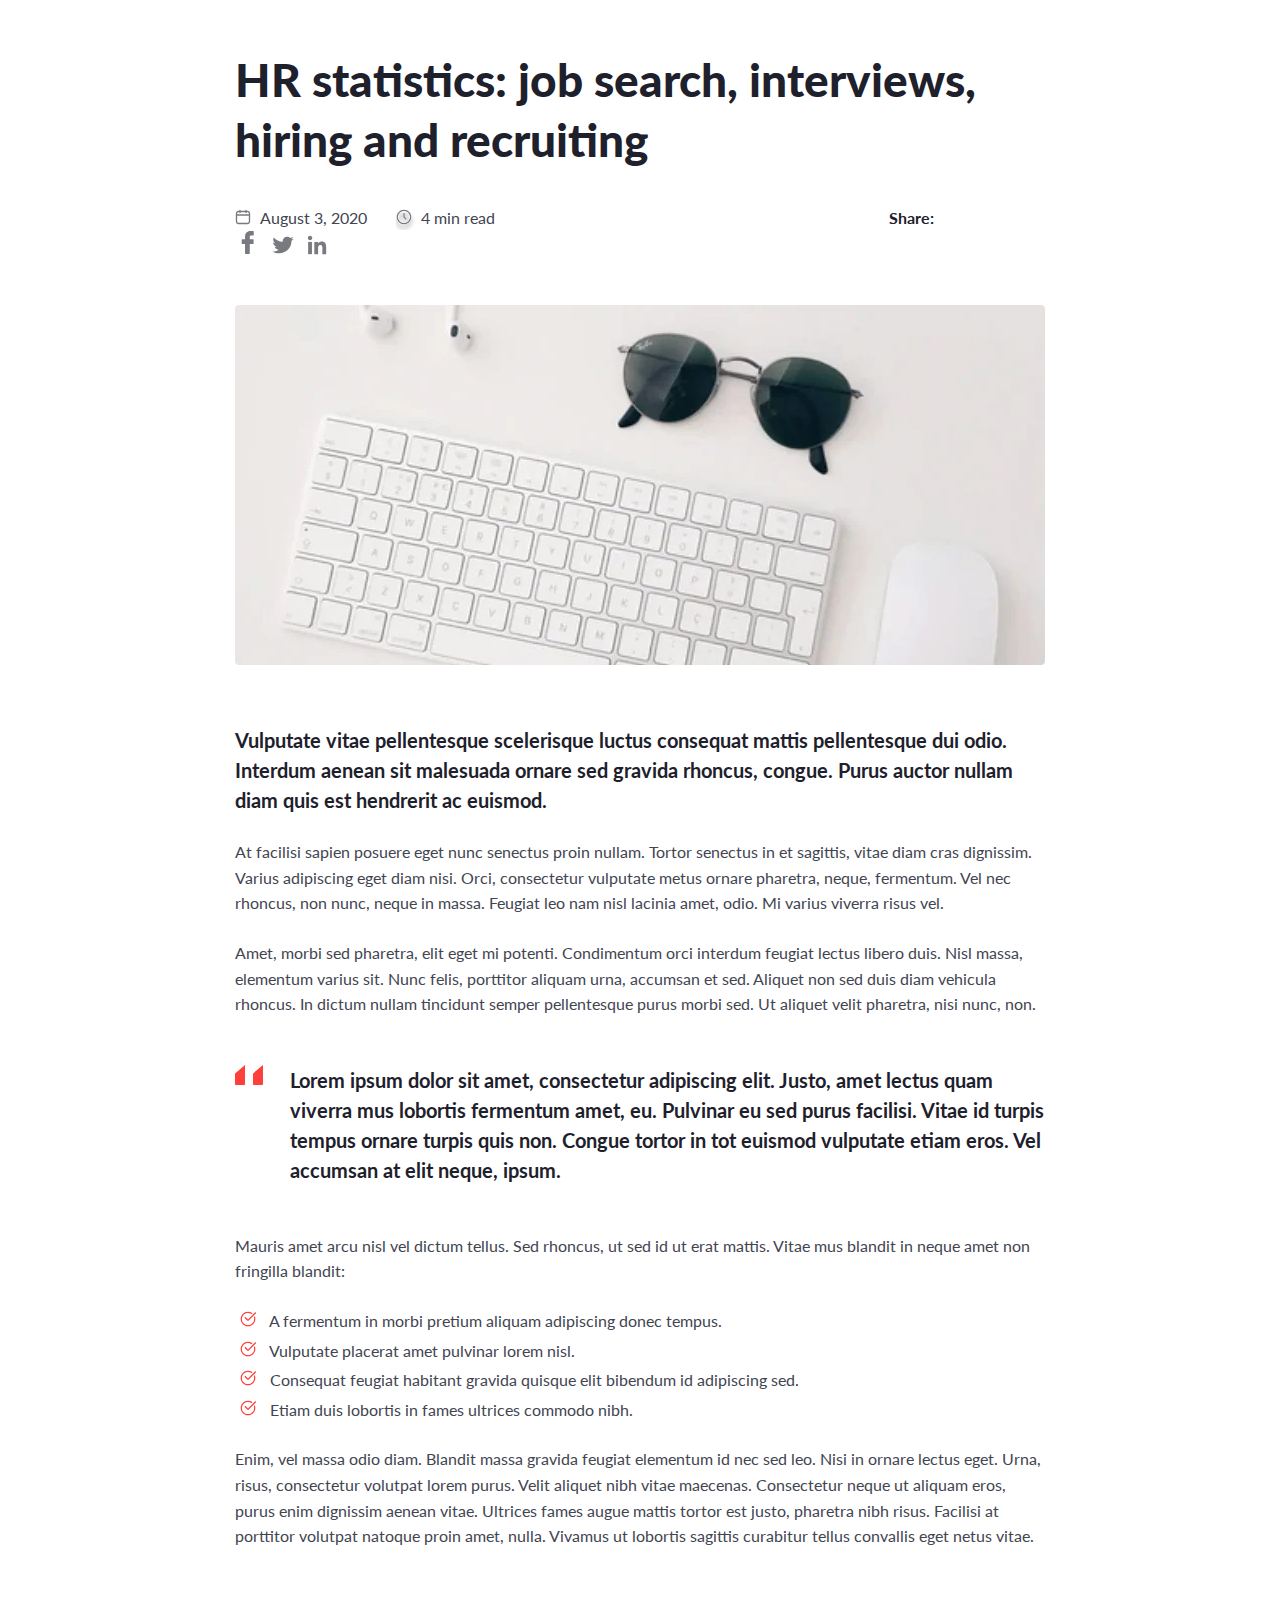
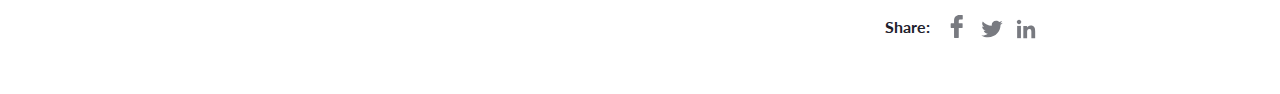
<file: index.html>
<!DOCTYPE html>
<html lang="en">

<head>
	<link rel="stylesheet" href="css/null.css">
	<link rel="stylesheet" href="css/style.css">
	<meta charset="UTF-8">
	<meta http-equiv="X-UA-Compatible" content="IE=edge">
	<meta name="viewport" content="width=device-width, initial-scale=1.0">
	<title>Урок 9</title>
</head>

<body>
	<div class="wrapper">

		<header></header>

		<main>

			<div class="design">
				<div class="heading">
					<h1>HR statistics: job search,  interviews, hiring and recruiting</h1>
				</div>

				<div class="under-heading"> 
					<span class="calendar">August 3, 2020</span>

					<span class="clock">4 min read</span>

					<span class="share">Share:</span>

					<div class="under-heading-links">
						<a  href="https://ru-ru.facebook.com" target="_blank">
							<img class="facebook" src="img/Facebook.svg" alt="">
						</a>
	
						<a  href="https://twitter.com/?lang=ru" target="_blank">
							<img class="twitter" src="img/twitter.svg" alt="">
						</a>
						
						<a  href="" target="_blank">
							<img class="in" src="img/In.svg" alt="">
						</a>
					</div>

				</div>
	
				<div class="img">

					<picture>
						<source srcset="img/image.webp" type="image/webp">

						<img src="img/image.webp" alt="image">
					</picture>

				</div>

				<div class="paragraphs">
					<p>
						Vulputate vitae pellentesque scelerisque luctus consequat mattis pellentesque dui odio. Interdum aenean sit malesuada ornare sed gravida rhoncus, congue. Purus auctor nullam diam quis est hendrerit ac euismod.
					</p>
					<p>
						At facilisi sapien posuere eget nunc senectus proin nullam. Tortor senectus in et sagittis, vitae diam cras dignissim. Varius adipiscing eget diam nisi. Orci, consectetur vulputate metus ornare pharetra, neque, fermentum. Vel nec rhoncus, non nunc, neque in massa. Feugiat leo nam nisl lacinia amet, odio. Mi varius viverra risus vel.
					</p>
					<p>
						Amet, morbi sed pharetra, elit eget mi potenti. Condimentum orci interdum feugiat lectus libero duis. Nisl massa, elementum varius sit. Nunc felis, porttitor aliquam urna, accumsan et sed. Aliquet non sed duis diam vehicula rhoncus. In dictum nullam tincidunt semper pellentesque purus morbi sed. Ut aliquet velit pharetra, nisi nunc, non.
					</p>

					<p>
						Lorem ipsum dolor sit amet, consectetur adipiscing elit. Justo, amet lectus quam viverra mus lobortis fermentum amet, eu. Pulvinar eu sed purus  facilisi. Vitae id turpis tempus ornare turpis quis non. Congue tortor in tot euismod vulputate etiam eros. Vel accumsan at elit neque, ipsum.
					</p>

					<p>
						Mauris amet arcu nisl vel dictum tellus. Sed rhoncus, ut sed id ut erat mattis. Vitae mus blandit in neque amet non fringilla blandit:
					</p>
				</div>

				<div class="list">
					<ul>
						<li>
							A fermentum in morbi pretium aliquam adipiscing donec tempus.
						</li>
						<li>
							Vulputate placerat amet pulvinar lorem nisl.
						</li>
						<li>
							Consequat feugiat habitant gravida quisque elit bibendum id adipiscing sed.
						</li>
						<li>
							Etiam duis lobortis in fames ultrices commodo nibh.
						</li>
					</ul>
				</div>

				<div class="end">
					<p>
						Enim, vel massa odio diam. Blandit massa gravida feugiat elementum id nec sed leo. Nisi in ornare lectus eget. Urna, risus, consectetur volutpat lorem purus. Velit aliquet nibh vitae maecenas. Consectetur neque ut aliquam eros, purus enim dignissim aenean vitae. Ultrices fames augue mattis tortor est justo, pharetra nibh risus. Facilisi at porttitor volutpat natoque proin amet, nulla. Vivamus ut lobortis sagittis curabitur tellus convallis eget netus vitae.
					</p>
				</div>

			</div>

		</main>

		<footer>
			<div class="under-end">
				<span class="share-two">Share:</span>
				<div class="under-end-links">
					<a  href="https://ru-ru.facebook.com" target="_blank">
						<img class="facebook-two" src="img/Facebook.svg" alt="">
					</a>

					<a  href="https://twitter.com/?lang=ru" target="_blank">
						<img class="twitter-two" src="img/twitter.svg" alt="">
					</a>
					
					<a  href="" target="_blank">
						<img class="in-two" src="img/In.svg" alt="">
					</a>
				</div>
			</div>
		</footer>
	</div>
</body>

</html>
</file>
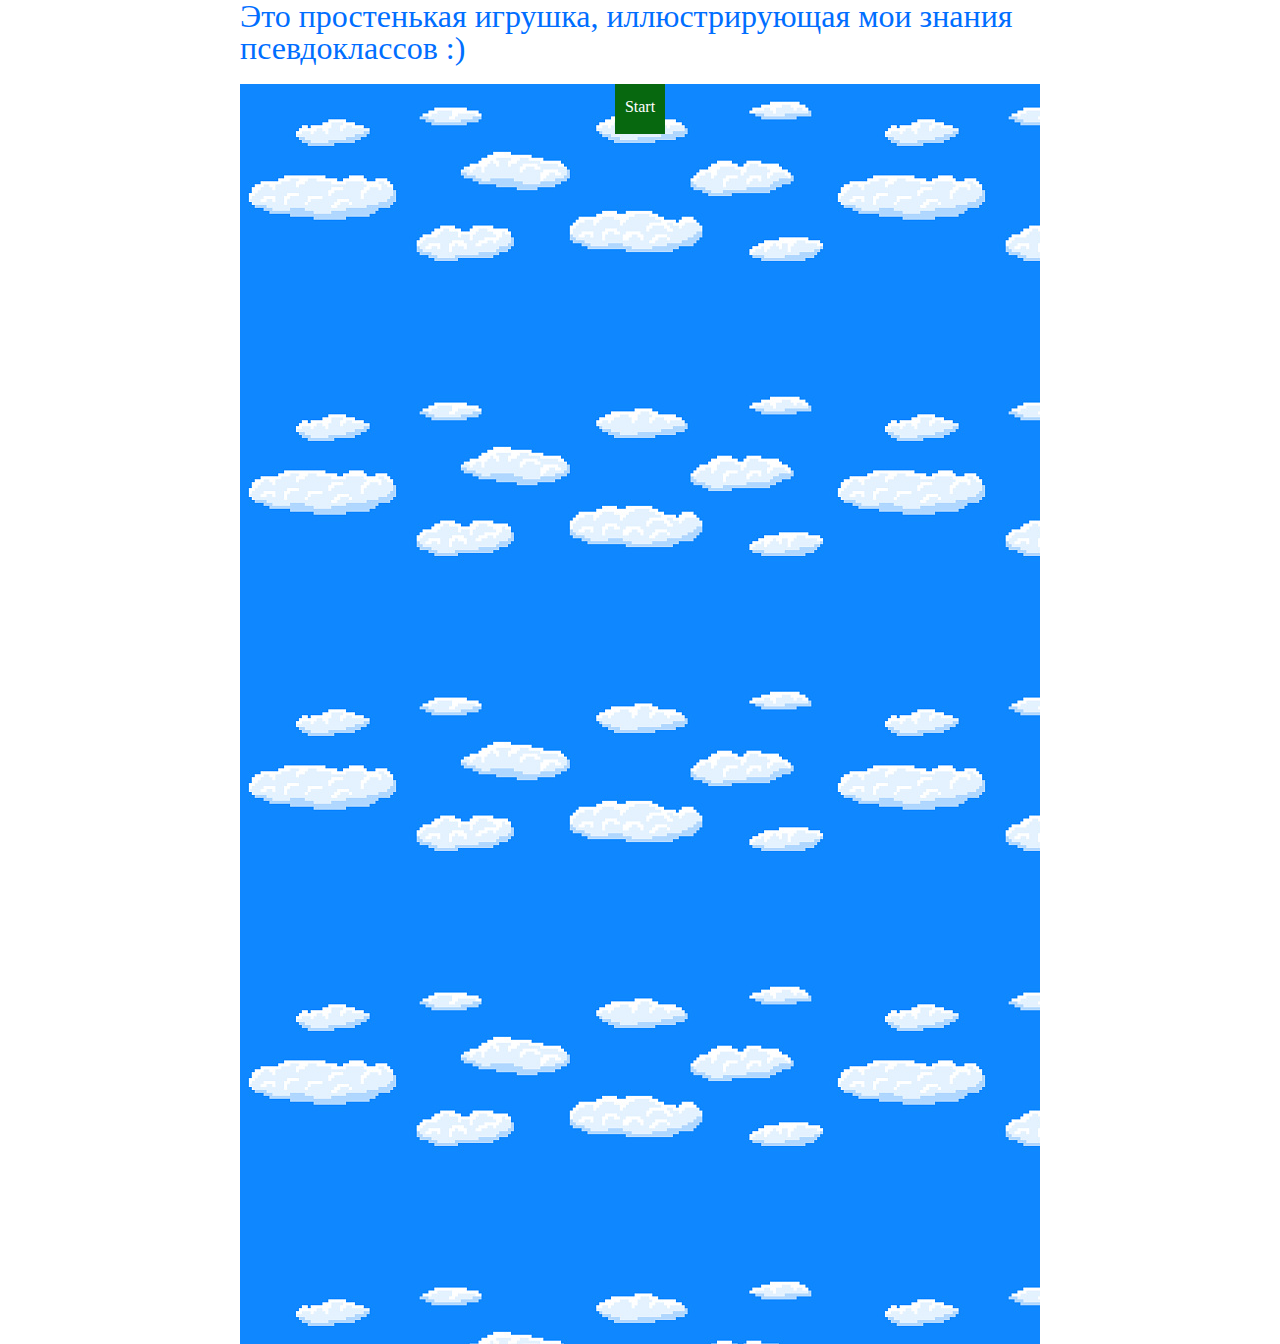
<file: index-2.html>
<!DOCTYPE html>
<html lang="en">

<head>
	<link rel="stylesheet" href="css/null.css">
	<link rel="stylesheet" href="css/style.css">
	<meta charset="UTF-8">
	<meta http-equiv="X-UA-Compatible" content="IE=edge">
	<meta name="viewport" content="width=device-width, initial-scale=1.0">
	<title>Урок 9 игра</title>
</head>

<body>
	<div class="wrapper">

		<header></header>

		<main>

			<div class="instruction">
				Это простенькая игрушка, иллюстрирующая мои знания псевдоклассов :)
			</div>

			<div class="game">
				<div class="start">Start</div>
				<div class="road-one"></div>
				<div class="road-two"></div>
				<div class="road-three"></div>
				<div class="road-four"></div>
				<div class="road-five"></div>
				<div class="road-six"></div>
				<div class="skala"></div>
			</div>

		</main>

		<footer></footer>

	</div>
</body>

</html>
</file>
<file: css/null.css>
*,
*::before,
*::after {
	box-sizing: border-box;
	margin: 0;
	padding: 0;
	border: 0;
}

li {
	list-style: none;
}

a{
	color: inherit;
}

a,
a:visited {
	text-decoration: none;
}

a:hover {
	text-decoration: none;
}

h1,
h2,
h3,
h4,
h5,
h6 {
	font-weight: inherit;
	font-size: inherit;
}

img {
	vertical-align: top;
}

body, html{
	height: 100%;
	line-height: 1;
}
</file>
<file: css/style.css>
@import url("https://fonts.googleapis.com/css2?family=Lato:wght@400;700;900&display=swap");

.wrapper {
	min-height: 100%;
	overflow: hidden;
}

.design,
footer {
	font-family: Lato;
	font-size: 16px;
	line-height: 1.6;
	margin: 0 auto;
	max-width: 810px;
	color: #424551;
	padding: 0 0 0 0;
}

.heading {
	font-weight: 900;
	font-size: 46px;
	line-height: 1.3;
	color: #1e212c;
	margin-bottom: 35px;
	padding-top: 50px;
}

.under-heading {
	margin-bottom: 45px;
}

.calendar {
	display: inline-block;
	margin-right: 25px;
	background: url(../img/Calendar.svg) left no-repeat;
	padding: 0 0 0 25px;
}

.clock {
	display: inline-block;
	background: url(../img/Union.svg) left 4px no-repeat;
	padding: 0 0 0 25px;
	margin: 0 390px 0 0;
}

.under-heading-links {
	display: inline-block;
	width: 100px;
}

.share {
	display: inline-block;
	color: #1e212c;
	font-weight: 700;
	margin-right: 10px;
}

.facebook {
	width: 25px;
	height: 25px;
}

.twitter {
	width: 30px;
	height: 30px;
	padding-left: 8px;
}

.in {
	width: 30px;
	height: 30px;
	padding-left: 8px;
}

.img {
	margin-bottom: 60px;
}

.paragraphs {
	margin-bottom: 24px;
}

.paragraphs p {
	margin-bottom: 24px;
}

.paragraphs p:nth-of-type(1),
.paragraphs p:nth-of-type(4) {
	font-size: 20px;
	line-height: 1.5;
	font-weight: 700;
	color: #1e212c;
}

.paragraphs p:nth-of-type(3),
.paragraphs p:nth-of-type(4) {
	margin-bottom: 48px;
}

.paragraphs p:nth-of-type(4) {
	padding: 0 0 0 55px;
	background: url(../img/braces.svg) left top no-repeat;
}

.paragraphs *:last-child {
	margin-bottom: 0;
}

.list {
	margin-bottom: 24px;
}

.list li::before {
	content: "";
	width: 16px;
	height: 16px;
	display: inline-block;
	background: url(../img/check.svg) center no-repeat;
	margin: 0 10px 0 -30px;
}

.list li {
	margin-bottom: 4px;
	padding: 0 0 0 35px;
}

.list *:last-child {
	margin-bottom: 0;
}

.under-end {
	max-width: 160px;
	margin: 0 0 0 auto;
	padding-top: 65px;
	padding-bottom: 50px;
}

.under-end-links {
	display: inline-block;
	width: 100px;
	
}

.share-two {
	display: inline-block;
	color: #1e212c;
	font-weight: 700;
	margin-right: 10px;
}

.facebook-two {
	width: 25px;
	height: 25px;
}

.twitter-two {
	width: 30px;
	height: 30px;
	padding-left: 8px;
}

.in-two {
	width: 30px;
	height: 30px;
	padding-left: 8px;
}

/*====================ВТОРАЯ СТРАНИЦА=====================*/

.instruction{
	font-size: 32px;
	margin: 0 auto;
	margin-bottom: 20px;
	color: rgb(0, 110, 255);
	max-width: 800px;
}

.game {
	background: url(../img/nebo.jpg);
	width: 800px;
	margin: 0 auto;
}

.start{
	max-width: 50px;
	height: 50px;
	color: rgb(255, 255, 255);
	margin: 0 auto;
	background: rgb(7, 104, 15);
	text-align: center;
	padding-top: 15px;
}

.road-one {
	margin: 0 auto;
	max-width: 50px;
	height: 500px;
	background: rgb(21, 255, 0);
	visibility: hidden;
}

.road-two {
	max-width: 425px;
	height: 30px;
	background: rgb(21, 255, 0);
	visibility: hidden;
}

.road-three {
	max-width: 20px;
	height: 150px;
	background: rgb(21, 255, 0);
	visibility: hidden;
}

.road-four {
	max-width: 12px;
	height: 150px;
	background: rgb(21, 255, 0);
	visibility: hidden;	
}

.road-five {
	max-width: 407px;
	height: 30px;
	background: rgb(21, 255, 0);
	visibility: hidden;
}

.road-six {
	max-width: 15px;
	height: 150px;
	background: rgb(21, 255, 0);
	margin: 0 auto;
	visibility: hidden;
}

.skala {
	background: url(../img/skalasmile.jpg) center center / 150px 200px no-repeat;
	margin: 0 auto;
	width: 150px;
	height: 200px;
	visibility: hidden;
}

.start:hover + .road-one, .road-one:hover{
	visibility: visible;
}

.road-one:hover + .road-two, .road-two:hover{
	visibility: visible;
}

.road-two:hover + .road-three, .road-three:hover{
	visibility: visible;
}

.road-three:hover + .road-four, .road-four:hover{
	visibility: visible;
}

.road-four:hover + .road-five, .road-five:hover{
	visibility: visible;
}

.road-five:hover + .road-six, .road-six:hover{
	visibility: visible;
}

.road-six:hover + .skala, .skala:hover{
	visibility: visible;
}
</file>
